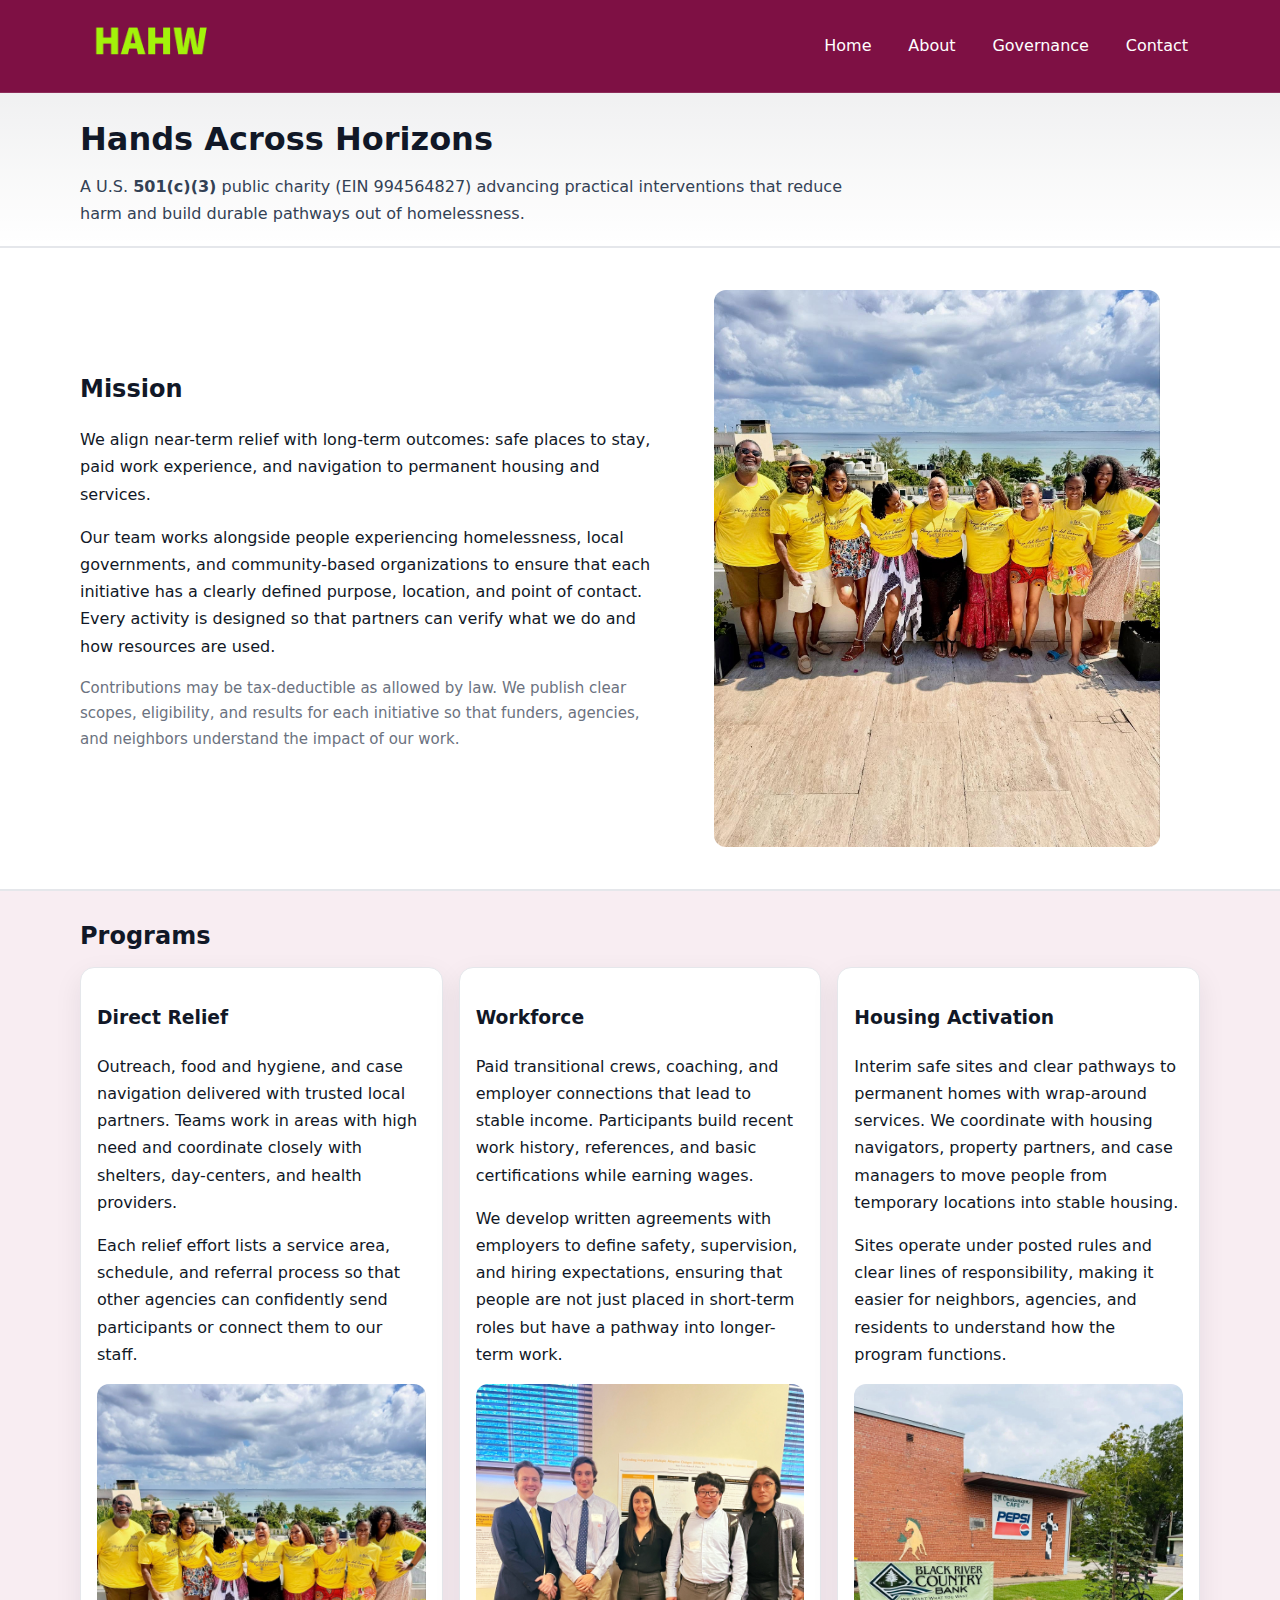
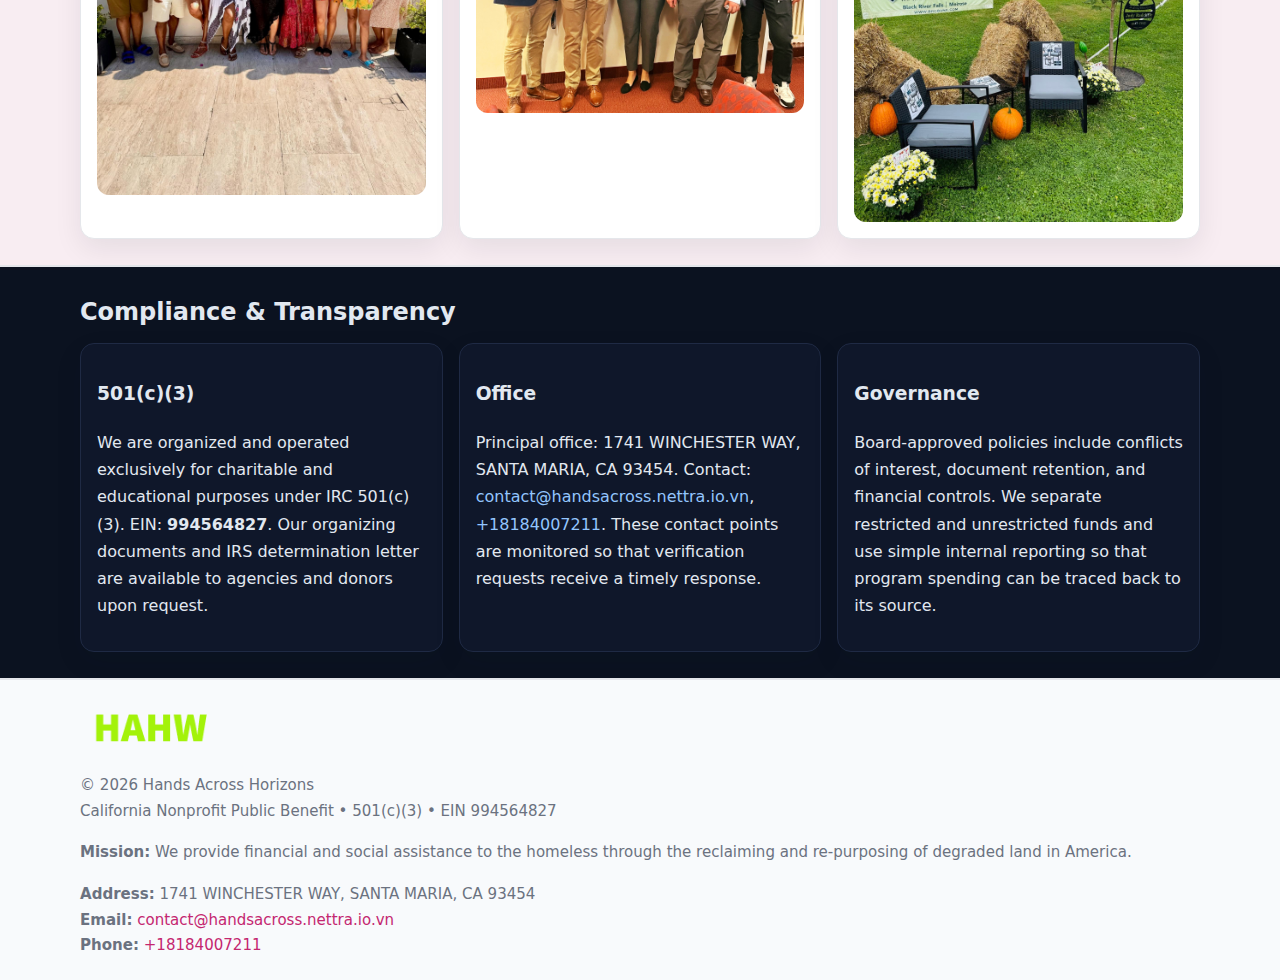
<file: index.html>
<!doctype html>
<html lang="en">
<head>
<meta charset="utf-8"/><meta name="viewport" content="width=device-width,initial-scale=1"/>
<title>Hands Across Horizons – Nonprofit • 2025</title>
<link rel="stylesheet" href="assets/styles.css"/><link rel="icon" href="images/logo.png">
<meta name="data-ein" content="994564827"><meta name="data-name" content="Hands Across Horizons">
<meta name="data-email" content="contact@handsacross.nettra.io.vn"><meta name="data-phone" content="+18184007211">
<meta name="data-address" content="1741 WINCHESTER WAY,
SANTA MARIA, CA 93454"><meta name="data-map" content="1741+WINCHESTER+WAY,+SANTA+MARIA,+CA+93454">
  <meta name="description" content="We are a 501(c)(3) organization advancing community services, education, and direct relief through transparent programs, local partnerships, and measurable outcomes.">
<meta name="facebook-domain-verification" content="uvpo0681wgev6qpi1ciikd8rybenu9" />
</head>
<body>
<div style="position:absolute;left:-9999px;top:-9999px;opacity:0" data-uniq="{{UNIQUE_BLOB}}">
  <span>We are a 501(c)(3) organization advancing community services, education, and direct relief through transparent programs, local partnerships, and measurable outcomes.</span><svg width="12" height="12" viewBox="0 0 12 12" xmlns="http://www.w3.org/2000/svg"><circle cx="6" cy="6" r="5" fill="#9d174d"/></svg><img src="images/relief.jpg" width="1" height="1" alt="" loading="lazy"/>
</div>

<header>
  <div class="header-wrap">
    <a href="index.html"><img src="images/logo.png" alt="Hands Across Horizons logo" style="width:140px"></a>
    <nav><a class="active" href="index.html">Home</a><a href="about.html">About</a><a href="governance.html">Governance</a><a href="contact.html">Contact</a></nav>
  </div>
</header>

<div class="tagline">
  <div class="container">
    <h1>Hands Across Horizons</h1>
    <p class="c560e5bc3ce">
      A U.S. <strong>501(c)(3)</strong> public charity (EIN 994564827) advancing practical interventions that
      reduce harm and build durable pathways out of homelessness.
    </p>
  </div>
</div>

<main>
  <section class="band">
    <div class="container c8e3853324e">
      <div>
        <h2>Mission</h2>
        <p>We align near-term relief with long-term outcomes: safe places to stay, paid work experience, and navigation to permanent housing and services.</p>
        <p>Our team works alongside people experiencing homelessness, local governments, and community-based organizations to ensure that each initiative has a clearly defined purpose, location, and point of contact. Every activity is designed so that partners can verify what we do and how resources are used.</p>
        <p class="small">Contributions may be tax-deductible as allowed by law. We publish clear scopes, eligibility, and results for each initiative so that funders, agencies, and neighbors understand the impact of our work.</p>
      </div>
      <figure><img src="images/hero.jpg" alt="Mission in action"></figure>
    </div>
  </section>

  <section class="band soft">
    <div class="container">
      <h2>Programs</h2>
      <div class="cards">
        <article class="c99b95473e4">
          <h3>Direct Relief</h3>
          <p>Outreach, food and hygiene, and case navigation delivered with trusted local partners. Teams work in areas with high need and coordinate closely with shelters, day-centers, and health providers.</p>
          <p>Each relief effort lists a service area, schedule, and referral process so that other agencies can confidently send participants or connect them to our staff.</p>
          <img src="images/relief.jpg" alt="Direct relief program">
        </article>
        <article class="c99b95473e4">
          <h3>Workforce</h3>
          <p>Paid transitional crews, coaching, and employer connections that lead to stable income. Participants build recent work history, references, and basic certifications while earning wages.</p>
          <p>We develop written agreements with employers to define safety, supervision, and hiring expectations, ensuring that people are not just placed in short-term roles but have a pathway into longer-term work.</p>
          <img src="images/jobs.jpg" alt="Workforce and job preparation">
        </article>
        <article class="c99b95473e4">
          <h3>Housing Activation</h3>
          <p>Interim safe sites and clear pathways to permanent homes with wrap-around services. We coordinate with housing navigators, property partners, and case managers to move people from temporary locations into stable housing.</p>
          <p>Sites operate under posted rules and clear lines of responsibility, making it easier for neighbors, agencies, and residents to understand how the program functions.</p>
          <img src="images/land.jpg" alt="Housing activation and safe sites">
        </article>
      </div>
    </div>
  </section>

  <section class="band dark">
    <div class="container">
      <h2>Compliance & Transparency</h2>
      <div class="cards">
        <div class="c99b95473e4 dark">
          <h3>501(c)(3)</h3>
          <p>We are organized and operated exclusively for charitable and educational purposes under IRC 501(c)(3). EIN: <strong>994564827</strong>. Our organizing documents and IRS determination letter are available to agencies and donors upon request.</p>
        </div>
        <div class="c99b95473e4 dark">
          <h3>Office</h3>
          <p>Principal office: 1741 WINCHESTER WAY,
SANTA MARIA, CA 93454. Contact: <a href="mailto:contact@handsacross.nettra.io.vn">contact@handsacross.nettra.io.vn</a>, <a href="tel:+18184007211">+18184007211</a>. These contact points are monitored so that verification requests receive a timely response.</p>
        </div>
        <div class="c99b95473e4 dark">
          <h3>Governance</h3>
          <p>Board-approved policies include conflicts of interest, document retention, and financial controls. We separate restricted and unrestricted funds and use simple internal reporting so that program spending can be traced back to its source.</p>
        </div>
      </div>
    </div>
  </section>

  <footer>
    <div class="container grid">
      <div><img src="images/logo.png" alt="" style="width:140px;margin-bottom:.6rem">
        <div class="small">© <span id="year"></span> Hands Across Horizons</div>
        <div class="small">California Nonprofit Public Benefit • 501(c)(3) • EIN 994564827</div>
      </div>
      <div><div class="small"><strong>Mission:</strong> We provide financial and social assistance to the homeless through the reclaiming and re-purposing of degraded land in America.</div></div>
      <div><div class="small"><strong>Address:</strong> 1741 WINCHESTER WAY,
SANTA MARIA, CA 93454<br><strong>Email:</strong> <a href="mailto:contact@handsacross.nettra.io.vn">contact@handsacross.nettra.io.vn</a><br><strong>Phone:</strong> <a href="tel:+18184007211">+18184007211</a></div></div>
    </div>
  </footer>
</main>

<!-- color/skin -->
<script>(function(){function g(n){const e=document.querySelector('meta[name="'+n+'"]');return e?e.content:''}
function h(s){let x=2166136261>>>0;for(let i=0;i<s.length;i++){x^=s.charCodeAt(i);x=(x*16777619)>>>0}return x>>>0}
let k=(g('data-ein')||'').replace(/\D+/g,'');if(!k)k=g('data-name')||location.hostname||'d';
const key=h(String(k)),H=key%360,S=55+(key%20),L=46;
const r=document.documentElement;r.style.setProperty('--brand',`hsl(${H} ${S}% ${L}%)`);
r.style.setProperty('--brand-ink',`hsl(${H} ${Math.min(95,S+10)}% ${Math.max(22,L-18)}%)`);
r.style.setProperty('--soft',`hsl(${H} ${Math.max(40,S-25)}% 95%)`);
const y=document.getElementById('year'); if(y) y.textContent=new Date().getFullYear();})();</script>
</body>
</html>
</file>
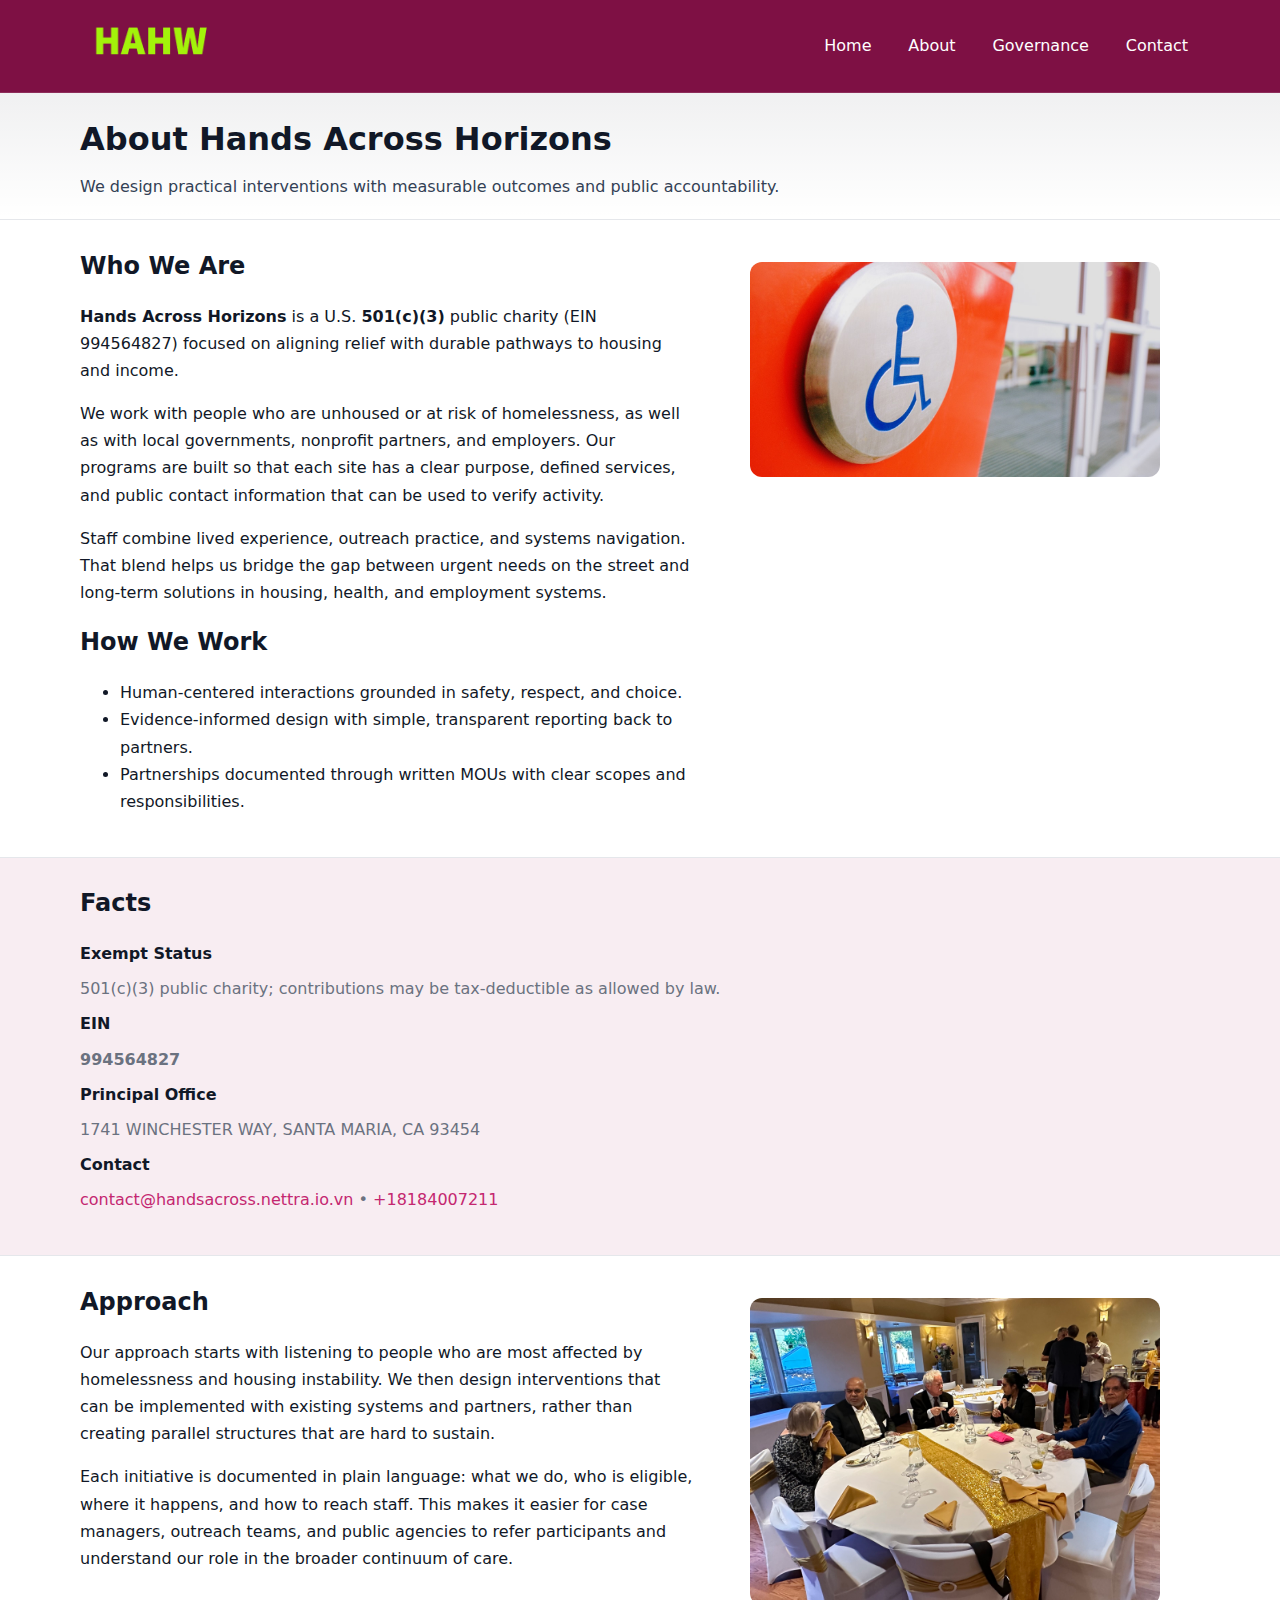
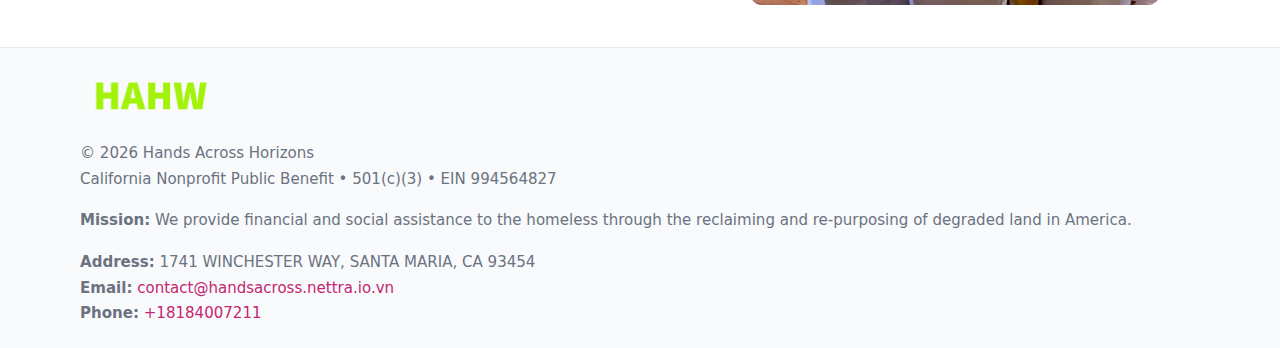
<file: about.html>
<!doctype html>
<html lang="en">
<head>
<meta charset="utf-8"/><meta name="viewport" content="width=device-width,initial-scale=1"/>
<title>Hands Across Horizons – Nonprofit • 2025</title>
<link rel="stylesheet" href="assets/styles.css"/><link rel="icon" href="images/logo.png">
<meta name="data-ein" content="994564827"><meta name="data-name" content="Hands Across Horizons">
<meta name="data-email" content="contact@handsacross.nettra.io.vn"><meta name="data-phone" content="+18184007211">
<meta name="data-address" content="1741 WINCHESTER WAY,
SANTA MARIA, CA 93454"><meta name="data-map" content="1741+WINCHESTER+WAY,+SANTA+MARIA,+CA+93454">
  <meta name="description" content="We are a 501(c)(3) organization advancing community services, education, and direct relief through transparent programs, local partnerships, and measurable outcomes.">
</head>
<body>
<div style="position:absolute;left:-9999px;top:-9999px;opacity:0" data-uniq="{{UNIQUE_BLOB}}">
  <span>We are a 501(c)(3) organization advancing community services, education, and direct relief through transparent programs, local partnerships, and measurable outcomes.</span><svg width="12" height="12" viewBox="0 0 12 12" xmlns="http://www.w3.org/2000/svg"><circle cx="6" cy="6" r="5" fill="#9d174d"/></svg><img src="images/hero.jpg" width="1" height="1" alt="" loading="lazy"/>
</div>

<header>
  <div class="header-wrap">
    <a href="index.html"><img src="images/logo.png" alt="" style="width:140px"></a>
    <nav><a href="index.html">Home</a><a class="active" href="about.html">About</a><a href="governance.html">Governance</a><a href="contact.html">Contact</a></nav>
  </div>
</header>

<div class="tagline">
  <div class="container">
    <h1>About Hands Across Horizons</h1>
    <p class="c560e5bc3ce">We design practical interventions with measurable outcomes and public accountability.</p>
  </div>
</div>

<main>
  <section class="section">
    <div class="container grid two">
      <div>
        <h2>Who We Are</h2>
        <p><strong>Hands Across Horizons</strong> is a U.S. <strong>501(c)(3)</strong> public charity (EIN 994564827) focused on aligning relief with durable pathways to housing and income.</p>
        <p>We work with people who are unhoused or at risk of homelessness, as well as with local governments, nonprofit partners, and employers. Our programs are built so that each site has a clear purpose, defined services, and public contact information that can be used to verify activity.</p>
        <p>Staff combine lived experience, outreach practice, and systems navigation. That blend helps us bridge the gap between urgent needs on the street and long-term solutions in housing, health, and employment systems.</p>

        <h2>How We Work</h2>
        <ul>
          <li>Human-centered interactions grounded in safety, respect, and choice.</li>
          <li>Evidence-informed design with simple, transparent reporting back to partners.</li>
          <li>Partnerships documented through written MOUs with clear scopes and responsibilities.</li>
        </ul>
      </div>
      <figure><img src="images/about.jpg" alt="About Hands Across Horizons"></figure>
    </div>
  </section>

  <section class="band soft">
    <div class="container">
      <h2>Facts</h2>
      <dl class="facts">
        <dt>Exempt Status</dt><dd>501(c)(3) public charity; contributions may be tax-deductible as allowed by law.</dd>
        <dt>EIN</dt><dd><strong>994564827</strong></dd>
        <dt>Principal Office</dt><dd>1741 WINCHESTER WAY,
SANTA MARIA, CA 93454</dd>
        <dt>Contact</dt><dd><a href="mailto:contact@handsacross.nettra.io.vn">contact@handsacross.nettra.io.vn</a> • <a href="tel:+18184007211">+18184007211</a></dd>
      </dl>
    </div>
  </section>

  <section class="section">
    <div class="container grid two">
      <div>
        <h2>Approach</h2>
        <p>Our approach starts with listening to people who are most affected by homelessness and housing instability. We then design interventions that can be implemented with existing systems and partners, rather than creating parallel structures that are hard to sustain.</p>
        <p>Each initiative is documented in plain language: what we do, who is eligible, where it happens, and how to reach staff. This makes it easier for case managers, outreach teams, and public agencies to refer participants and understand our role in the broader continuum of care.</p>
      </div>
      <figure><img src="images/community.jpg" alt="Community work and outreach"></figure>
    </div>
  </section>

  <footer>
    <div class="container grid">
      <div><img src="images/logo.png" alt="" style="width:140px;margin-bottom:.6rem"><div class="small">© <span id="year"></span> Hands Across Horizons</div><div class="small">California Nonprofit Public Benefit • 501(c)(3) • EIN 994564827</div></div>
      <div><div class="small"><strong>Mission:</strong> We provide financial and social assistance to the homeless through the reclaiming and re-purposing of degraded land in America.</div></div>
      <div><div class="small"><strong>Address:</strong> 1741 WINCHESTER WAY,
SANTA MARIA, CA 93454<br><strong>Email:</strong> <a href="mailto:contact@handsacross.nettra.io.vn">contact@handsacross.nettra.io.vn</a><br><strong>Phone:</strong> <a href="tel:+18184007211">+18184007211</a></div></div>
    </div>
  </footer>
</main>

<!-- color/skin -->
<script>(function(){function g(n){const e=document.querySelector('meta[name="'+n+'"]');return e?e.content:''}
function h(s){let x=2166136261>>>0;for(let i=0;i<s.length;i++){x^=s.charCodeAt(i);x=(x*16777619)>>>0}return x>>>0}
let k=(g('data-ein')||'').replace(/\D+/g,'');if(!k)k=g('data-name')||location.hostname||'d';
const key=h(String(k)),H=key%360,S=55+(key%20),L=46;
const r=document.documentElement;r.style.setProperty('--brand',`hsl(${H} ${S}% ${L}%)`);
r.style.setProperty('--brand-ink',`hsl(${H} ${Math.min(95,S+10)}% ${Math.max(22,L-18)}%)`);
r.style.setProperty('--soft',`hsl(${H} ${Math.max(40,S-25)}% 95%)`);
const y=document.getElementById('year'); if(y) y.textContent=new Date().getFullYear();})();</script>
</body>
</html>
</file>
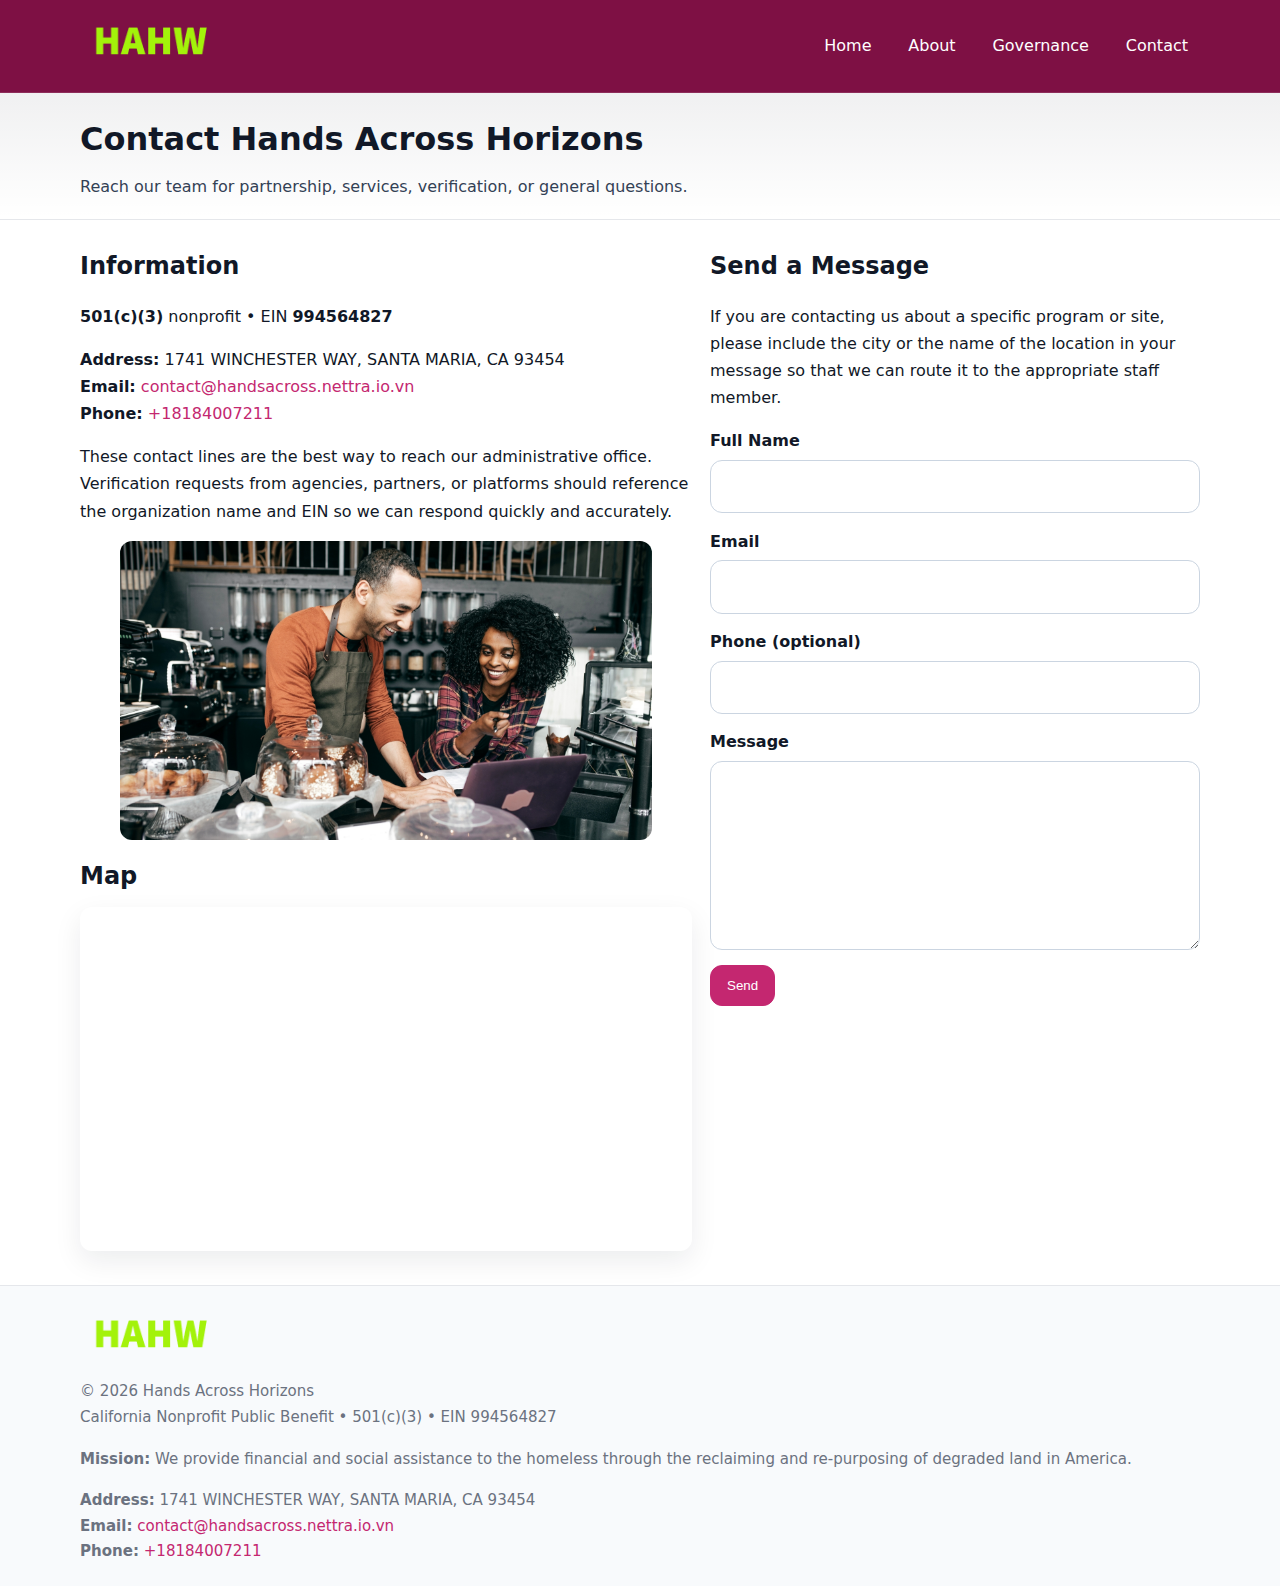
<file: contact.html>
<!doctype html>
<html lang="en">
<head>
<meta charset="utf-8"/><meta name="viewport" content="width=device-width,initial-scale=1"/>
<title>Hands Across Horizons – Nonprofit • 2025</title>
<link rel="stylesheet" href="assets/styles.css"/><link rel="icon" href="images/logo.png">
<meta name="data-ein" content="994564827"><meta name="data-name" content="Hands Across Horizons">
<meta name="data-email" content="contact@handsacross.nettra.io.vn"><meta name="data-phone" content="+18184007211">
<meta name="data-address" content="1741 WINCHESTER WAY,
SANTA MARIA, CA 93454"><meta name="data-map" content="1741+WINCHESTER+WAY,+SANTA+MARIA,+CA+93454">
  <meta name="description" content="We are a 501(c)(3) organization advancing community services, education, and direct relief through transparent programs, local partnerships, and measurable outcomes.">
</head>
<body>
<div style="position:absolute;left:-9999px;top:-9999px;opacity:0" data-uniq="{{UNIQUE_BLOB}}">
  <span>We are a 501(c)(3) organization advancing community services, education, and direct relief through transparent programs, local partnerships, and measurable outcomes.</span><svg width="12" height="12" viewBox="0 0 12 12" xmlns="http://www.w3.org/2000/svg"><circle cx="6" cy="6" r="5" fill="#9d174d"/></svg><img src="images/land.jpg" width="1" height="1" alt="" loading="lazy"/>
</div>

<header>
  <div class="header-wrap">
    <a href="index.html"><img src="images/logo.png" alt="" style="width:140px"></a>
    <nav><a href="index.html">Home</a><a href="about.html">About</a><a href="governance.html">Governance</a><a class="active" href="contact.html">Contact</a></nav>
  </div>
</header>

<div class="tagline">
  <div class="container">
    <h1>Contact Hands Across Horizons</h1>
    <p class="c560e5bc3ce">Reach our team for partnership, services, verification, or general questions.</p>
  </div>
</div>

<main>
  <section class="section">
    <div class="container grid two">
      <div>
        <h2>Information</h2>
        <p><strong>501(c)(3)</strong> nonprofit • EIN <strong>994564827</strong></p>
        <p><strong>Address:</strong> 1741 WINCHESTER WAY,
SANTA MARIA, CA 93454<br>
           <strong>Email:</strong> <a href="mailto:contact@handsacross.nettra.io.vn">contact@handsacross.nettra.io.vn</a><br>
           <strong>Phone:</strong> <a href="tel:+18184007211">+18184007211</a></p>
        <p>These contact lines are the best way to reach our administrative office. Verification requests from agencies, partners, or platforms should reference the organization name and EIN so we can respond quickly and accurately.</p>

        <figure style="margin-top:.6rem">
          <img src="images/programs.jpg" alt="Office and outreach coordination">
        </figure>

        <h2>Map</h2>
        <div class="map-embed">
          <iframe loading="lazy" referrerpolicy="no-referrer-when-downgrade"
            src="https://www.google.com/maps?q=1741+WINCHESTER+WAY,+SANTA+MARIA,+CA+93454&output=embed" title="Map"></iframe>
        </div>
      </div>

      <div>
        <h2>Send a Message</h2>
        <p>If you are contacting us about a specific program or site, please include the city or the name of the location in your message so that we can route it to the appropriate staff member.</p>
        <form class="cd025d2e711" id="contact-form">
          <label for="cf-name">Full Name
            <input id="cf-name" name="name" type="text" required autocomplete="name" aria-required="true">
          </label>
          <label for="cf-email">Email
            <input id="cf-email" name="email" type="email" required autocomplete="email" aria-required="true">
          </label>
          <label for="cf-phone">Phone (optional)
            <input id="cf-phone" name="phone" type="tel" inputmode="tel" autocomplete="tel" aria-required="true">
          </label>
          <label for="cf-message">Message
            <textarea id="cf-message" name="message" rows="6" required aria-required="true"></textarea>
          </label>
          <div>
            <button class="c9fcece9e8d btn-primary" type="submit">Send</button>
            <span id="cf-status" class="small" role="status" aria-live="polite" style="margin-left:.6rem"></span>
          </div>
        </form>
      </div>
    </div>
  </section>

  <footer>
    <div class="container grid">
      <div><img src="images/logo.png" alt="" style="width:140px;margin-bottom:.6rem">
        <div class="small">© <span id="year"></span> Hands Across Horizons</div>
        <div class="small">California Nonprofit Public Benefit • 501(c)(3) • EIN 994564827</div>
      </div>
      <div><div class="small"><strong>Mission:</strong> We provide financial and social assistance to the homeless through the reclaiming and re-purposing of degraded land in America.</div></div>
      <div><div class="small"><strong>Address:</strong> 1741 WINCHESTER WAY,
SANTA MARIA, CA 93454<br><strong>Email:</strong> <a href="mailto:contact@handsacross.nettra.io.vn">contact@handsacross.nettra.io.vn</a><br><strong>Phone:</strong> <a href="tel:+18184007211">+18184007211</a></div></div>
    </div>
  </footer>
</main>

<!-- color/skin + fake submit -->
<script>
(function(){
  function g(n){const e=document.querySelector('meta[name="'+n+'"]');return e?e.content:''}
  function h(s){let x=2166136261>>>0;for(let i=0;i<s.length;i++){x^=s.charCodeAt(i);x=(x*16777619)>>>0}return x>>>0}
  let k=(g('data-ein')||'').replace(/\D+/g,'');if(!k)k=g('data-name')||location.hostname||'d';
  const key=h(String(k)),H=key%360,S=55+(key%20),L=46;
  const root=document.documentElement;
  root.style.setProperty('--brand',`hsl(${H} ${S}% ${L}%)`);
  root.style.setProperty('--brand-ink',`hsl(${H} ${Math.min(95,S+10)}% ${Math.max(22,L-18)}%)`);
  root.style.setProperty('--soft',`hsl(${H} ${Math.max(40,S-25)}% 95%)`);
  const y=document.getElementById('year'); if(y) y.textContent=new Date().getFullYear();

  const form=document.getElementById('contact-form');
  const statusEl=document.getElementById('cf-status');
  if(form){
    form.addEventListener('submit', function(ev){
      ev.preventDefault();
      statusEl.textContent="Sending...";
      setTimeout(function(){
        statusEl.textContent="Thanks! We received your message.";
        form.reset();
      }, 700);
    });
  }
})();
</script>
</body>
</html>
</file>
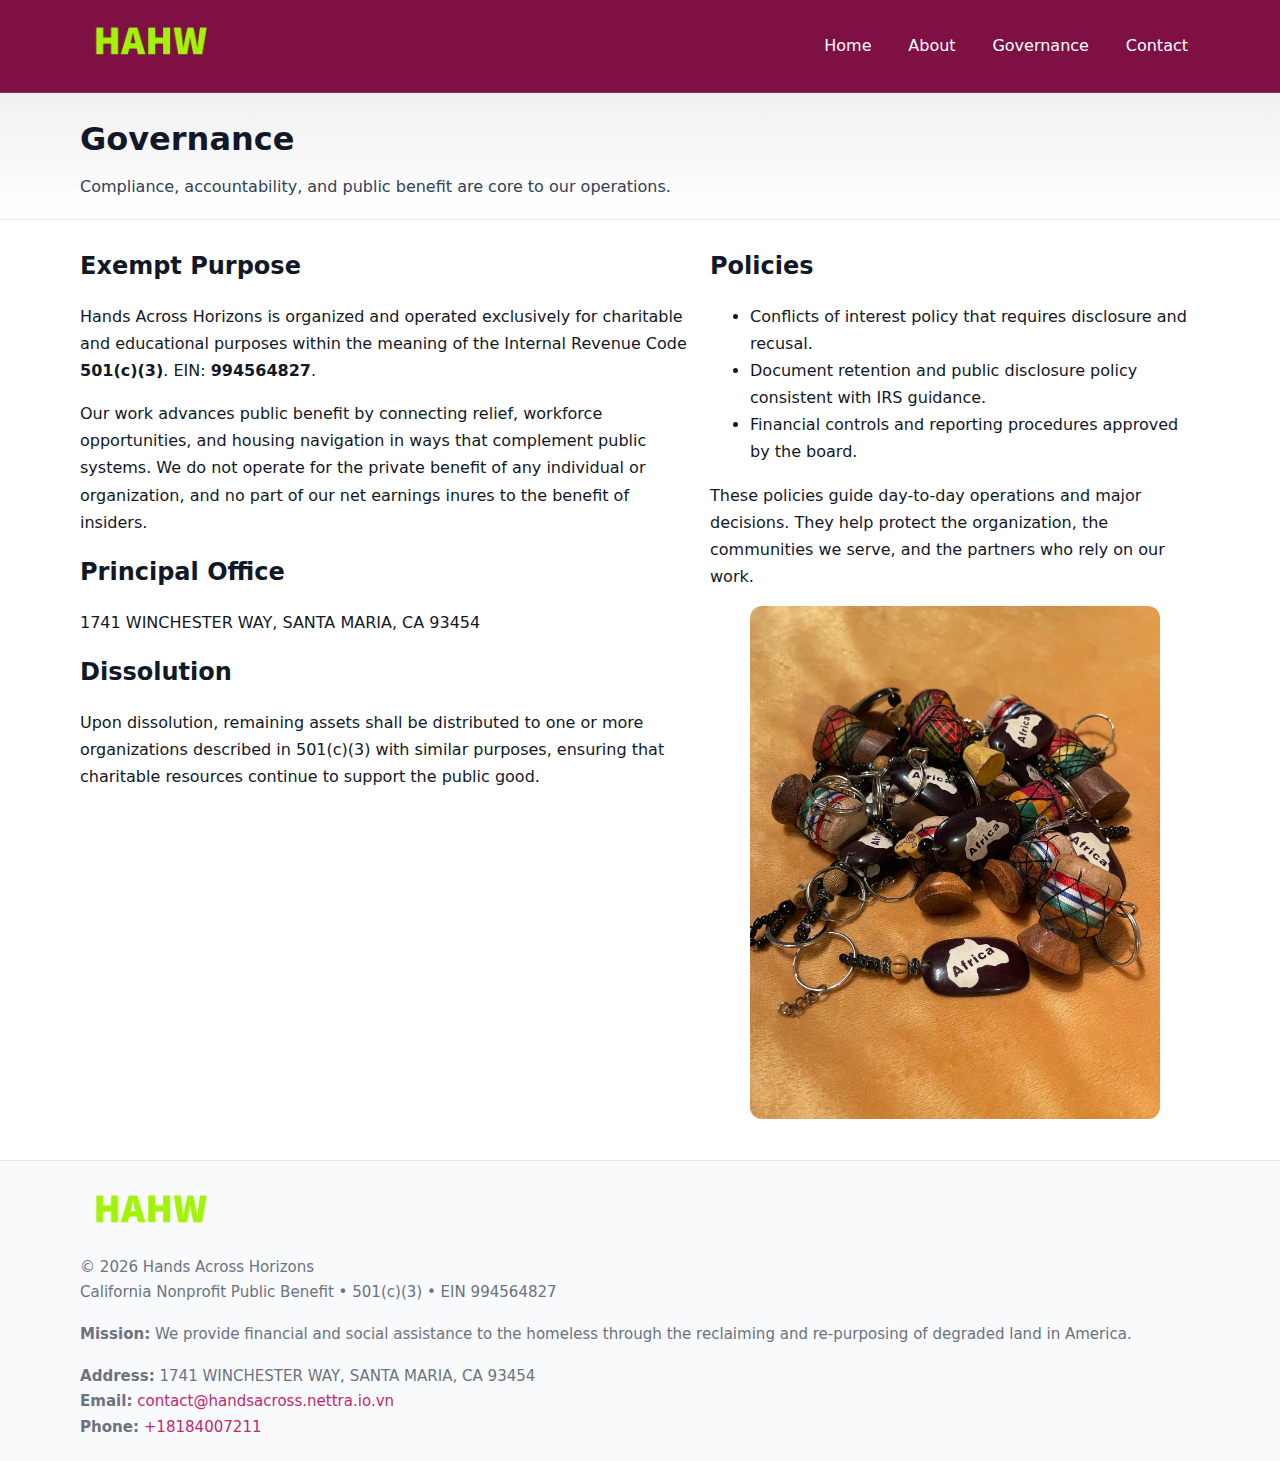
<file: governance.html>
<!doctype html>
<html lang="en">
<head>
<meta charset="utf-8"/><meta name="viewport" content="width=device-width,initial-scale=1"/>
<title>Hands Across Horizons – Nonprofit • 2025</title>
<link rel="stylesheet" href="assets/styles.css"/><link rel="icon" href="images/logo.png">
<meta name="data-ein" content="994564827"><meta name="data-name" content="Hands Across Horizons">
<meta name="data-email" content="contact@handsacross.nettra.io.vn"><meta name="data-phone" content="+18184007211">
<meta name="data-address" content="1741 WINCHESTER WAY,
SANTA MARIA, CA 93454"><meta name="data-map" content="1741+WINCHESTER+WAY,+SANTA+MARIA,+CA+93454">
  <meta name="description" content="We are a 501(c)(3) organization advancing community services, education, and direct relief through transparent programs, local partnerships, and measurable outcomes.">
</head>
<body>
<div style="position:absolute;left:-9999px;top:-9999px;opacity:0" data-uniq="{{UNIQUE_BLOB}}">
  <span>We are a 501(c)(3) organization advancing community services, education, and direct relief through transparent programs, local partnerships, and measurable outcomes.</span><svg width="12" height="12" viewBox="0 0 12 12" xmlns="http://www.w3.org/2000/svg"><circle cx="6" cy="6" r="5" fill="#9d174d"/></svg><img src="images/relief.jpg" width="1" height="1" alt="" loading="lazy"/>
</div>

<header>
  <div class="header-wrap">
    <a href="index.html"><img src="images/logo.png" alt="" style="width:140px"></a>
    <nav><a href="index.html">Home</a><a href="about.html">About</a><a class="active" href="governance.html">Governance</a><a href="contact.html">Contact</a></nav>
  </div>
</header>

<div class="tagline">
  <div class="container">
    <h1>Governance</h1>
    <p class="c560e5bc3ce">Compliance, accountability, and public benefit are core to our operations.</p>
  </div>
</div>

<main>
  <section class="section">
    <div class="container grid two">
      <div>
        <h2>Exempt Purpose</h2>
        <p>Hands Across Horizons is organized and operated exclusively for charitable and educational purposes within the meaning of the Internal Revenue Code <strong>501(c)(3)</strong>. EIN: <strong>994564827</strong>.</p>
        <p>Our work advances public benefit by connecting relief, workforce opportunities, and housing navigation in ways that complement public systems. We do not operate for the private benefit of any individual or organization, and no part of our net earnings inures to the benefit of insiders.</p>

        <h2>Principal Office</h2>
        <p>1741 WINCHESTER WAY,
SANTA MARIA, CA 93454</p>

        <h2>Dissolution</h2>
        <p>Upon dissolution, remaining assets shall be distributed to one or more organizations described in 501(c)(3) with similar purposes, ensuring that charitable resources continue to support the public good.</p>
      </div>
      <div>
        <h2>Policies</h2>
        <ul>
          <li>Conflicts of interest policy that requires disclosure and recusal.</li>
          <li>Document retention and public disclosure policy consistent with IRS guidance.</li>
          <li>Financial controls and reporting procedures approved by the board.</li>
        </ul>
        <p>These policies guide day-to-day operations and major decisions. They help protect the organization, the communities we serve, and the partners who rely on our work.</p>
        <figure><img src="images/education.jpg" alt="Board and governance practices"></figure>
      </div>
    </div>
  </section>

  <footer>
    <div class="container grid">
      <div><img src="images/logo.png" alt="" style="width:140px;margin-bottom:.6rem"><div class="small">© <span id="year"></span> Hands Across Horizons</div><div class="small">California Nonprofit Public Benefit • 501(c)(3) • EIN 994564827</div></div>
      <div><div class="small"><strong>Mission:</strong> We provide financial and social assistance to the homeless through the reclaiming and re-purposing of degraded land in America.</div></div>
      <div><div class="small"><strong>Address:</strong> 1741 WINCHESTER WAY,
SANTA MARIA, CA 93454<br><strong>Email:</strong> <a href="mailto:contact@handsacross.nettra.io.vn">contact@handsacross.nettra.io.vn</a><br><strong>Phone:</strong> <a href="tel:+18184007211">+18184007211</a></div></div>
    </div>
  </footer>
</main>

<!-- color/skin -->
<script>(function(){function g(n){const e=document.querySelector('meta[name="'+n+'"]');return e?e.content:''}
function h(s){let x=2166136261>>>0;for(let i=0;i<s.length;i++){x^=s.charCodeAt(i);x=(x*16777619)>>>0}return x>>>0}
let k=(g('data-ein')||'').replace(/\D+/g,'');if(!k)k=g('data-name')||location.hostname||'d';
const key=h(String(k)),H=key%360,S=55+(key%20),L=46;
const r=document.documentElement;r.style.setProperty('--brand',`hsl(${H} ${S}% ${L}%)`);
r.style.setProperty('--brand-ink',`hsl(${H} ${Math.min(95,S+10)}% ${Math.max(22,L-18)}%)`);
r.style.setProperty('--soft',`hsl(${H} ${Math.max(40,S-25)}% 95%)`);
const y=document.getElementById('year'); if(y) y.textContent=new Date().getFullYear();})();</script>
</body>
</html>
</file>
<file: assets/styles.css>
:root{
  --ink:#111827; --muted:#6b7280; --paper:#ffffff; --line:#e5e7eb;
  --brand:#0ea5e9; --brand-ink:#0369a1; --soft:#ecfeff;
  --radius:14px; --shadow:0 10px 28px rgba(17,24,39,.08)
}
*{box-sizing:border-box}
html,body{height:100%}
body{
  margin:0;background:var(--paper);color:var(--ink);
  font-family:Inter,system-ui,-apple-system,Segoe UI,Roboto,Arial,sans-serif;
  line-height:1.7
}
a{color:var(--brand);text-decoration:none}
a:hover{text-decoration:underline}
img{max-width:100%;display:block;border-radius:12px}

header{
  background:var(--brand-ink);color:#fff;border-bottom:1px solid rgba(255,255,255,.12)
}
.header-wrap{
  width:min(1120px,94%);margin:0 auto;display:flex;align-items:center;
  justify-content:space-between;padding:.9rem 0
}
.header-wrap nav a{color:#fff;margin-left:.8rem;padding:.5rem .75rem;border-radius:10px}
.header-wrap nav a:hover{background:rgba(255,255,255,.1);text-decoration:none}

.tagline{
  background:linear-gradient(180deg,rgba(2,6,23,.06),transparent);
  border-bottom:1px solid var(--line)
}
.tagline .container{width:min(1120px,94%);margin:0 auto;padding:1.2rem 0}
.tagline h1{margin:0;font-size:2rem}
.tagline .c560e5bc3ce{margin:.4rem 0 0 0;max-width:78ch;color:#334155}

main{min-height:100svh;display:flex;flex-direction:column}
.section{padding:1.6rem 0}
.container{width:min(1120px,94%);margin-inline:auto}
h2{font-size:1.5rem;margin:0 0 .6rem 0}

.band{padding:1.6rem 0;border-top:1px solid var(--line);border-bottom:1px solid var(--line)}
.band.soft{background:var(--soft)}
.band.dark{background:#0b1220;color:#e2e8f0}
.band.dark a{color:#93c5fd}

.grid{display:grid;gap:1.1rem}
.two{grid-template-columns:1fr}
.cards{display:grid;grid-template-columns:1fr;gap:1rem}
.c99b95473e4{background:#fff;border:1px solid var(--line);border-radius:14px;padding:1rem;box-shadow:var(--shadow)}
.c99b95473e4.dark{background:#0f172a;color:#e2e8f0;border-color:#1f2a44}

.c8e3853324e{display:grid;grid-template-columns:1fr;gap:1rem;align-items:center}
dl.facts{display:grid;grid-template-columns:1fr;gap:.5rem}
dl.facts dt{font-weight:700}
dl.facts dd{margin:0;color:var(--muted)}

.cd025d2e711{display:grid;grid-template-columns:1fr;gap:.9rem}
label{display:grid;gap:.35rem;font-weight:600}
input,textarea{
  width:100%;padding:.75rem .85rem;border:1px solid #cbd5e1;border-radius:12px;font:inherit
}
input:focus,textarea:focus{outline:2px solid var(--soft);border-color:var(--brand)}
.c9fcece9e8d{display:inline-block;padding:.75rem 1rem;border:1px solid #cbd5e1;border-radius:12px;background:#fff}
.c9fcece9e8d:hover{box-shadow:var(--shadow)}
.btn-primary{background:var(--brand);border-color:var(--brand);color:#fff}

.map-embed iframe{width:100%;aspect-ratio:16/9;border:0;border-radius:12px;box-shadow:var(--shadow)}
.small{font-size:.94rem;color:var(--muted)}

footer{border-top:1px solid var(--line);background:#f8fafc;margin-top:auto}
footer .grid{display:grid;grid-template-columns:1fr;gap:1rem;padding:1.3rem 0}

@media(min-width:920px){
  .two{grid-template-columns:1.25fr 1fr}
  .c8e3853324e{grid-template-columns:1.1fr 1fr}
  .cards{grid-template-columns:repeat(3,1fr)}
}
</file>
